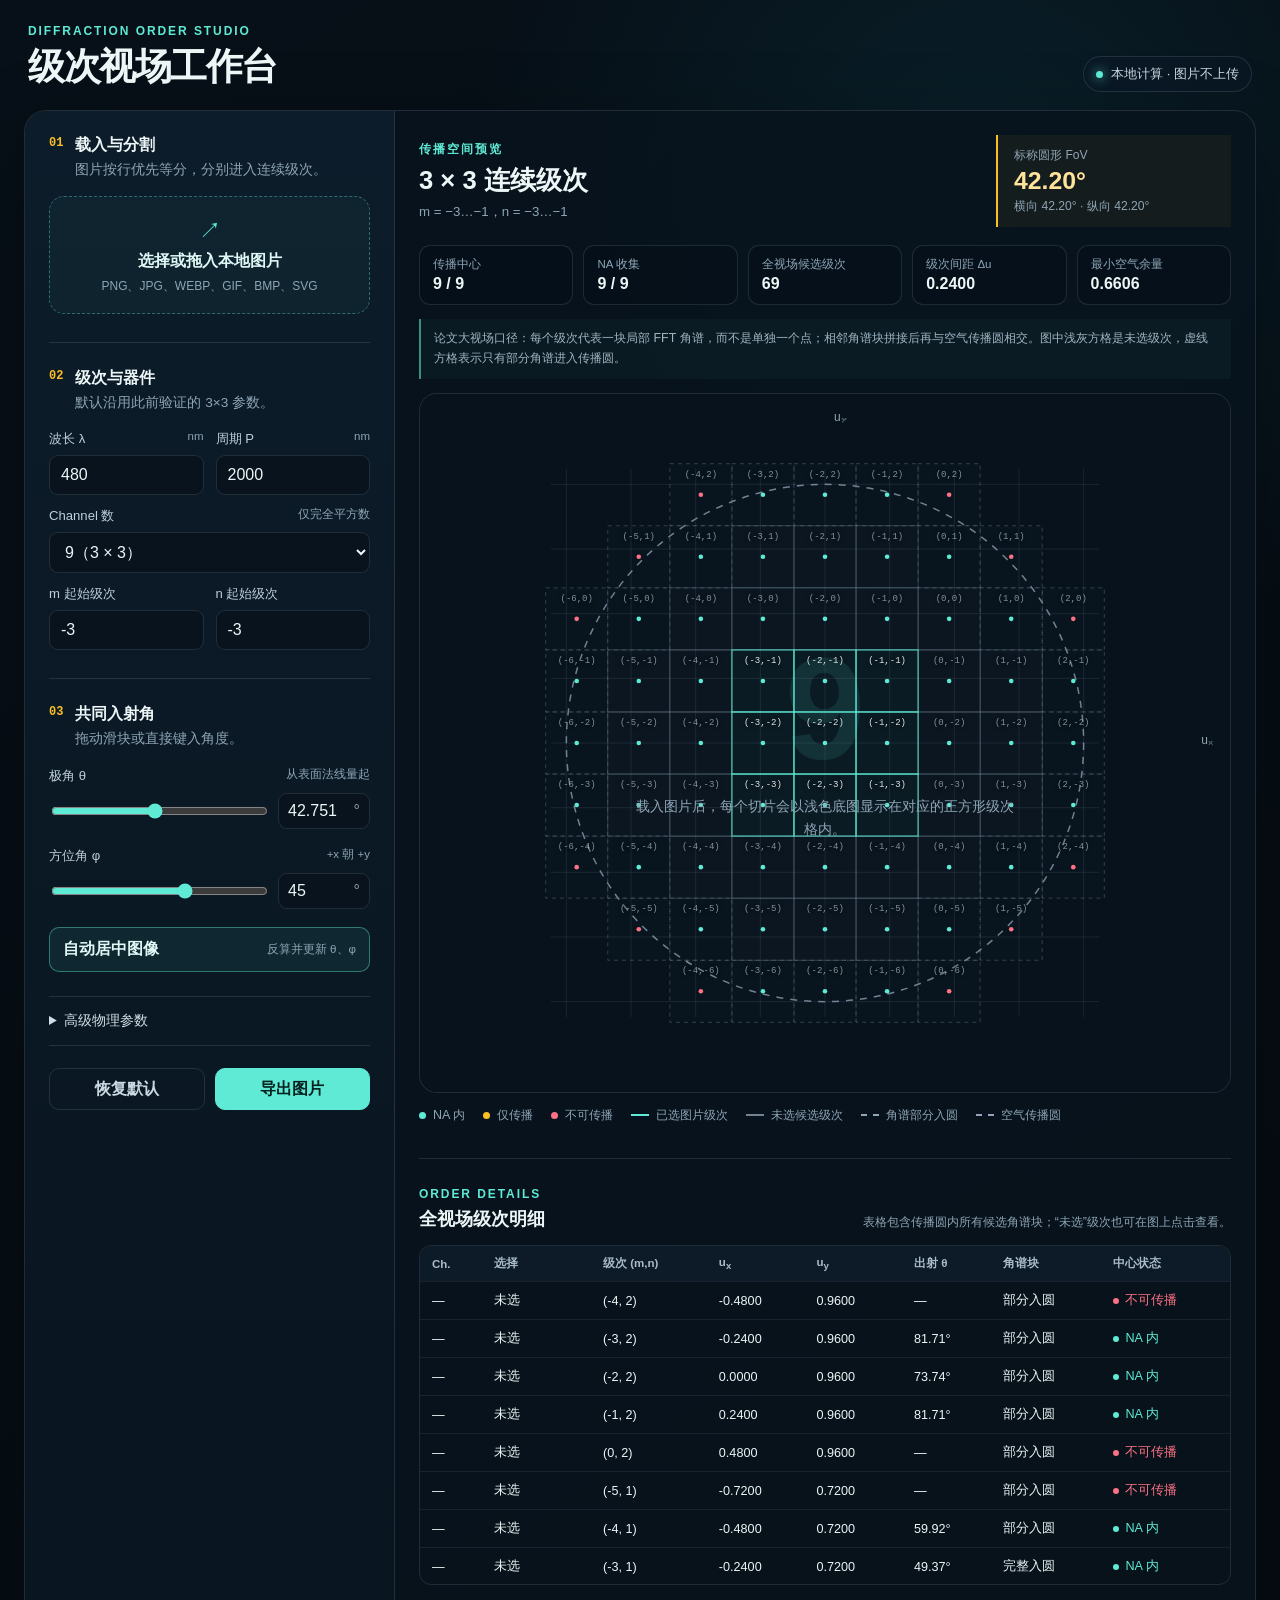
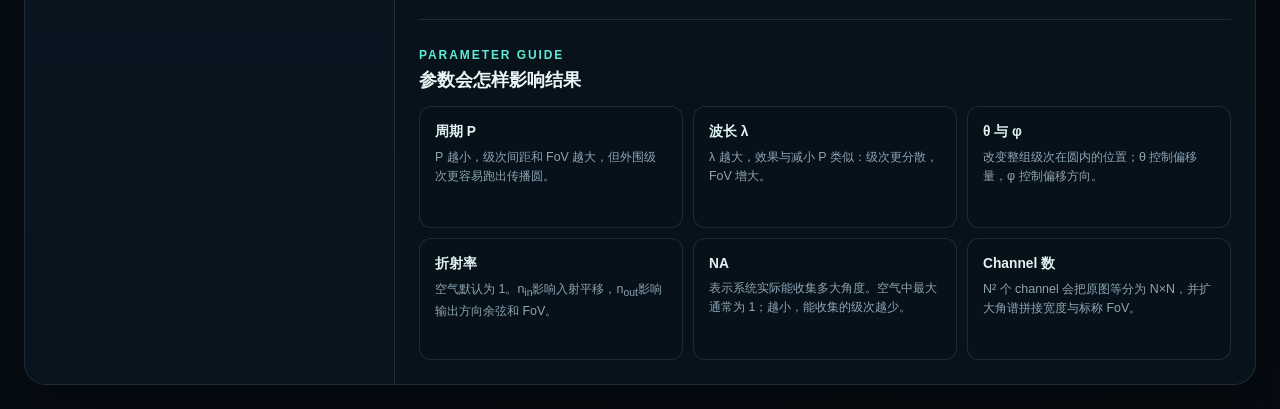
<file: visualization_tools/order_visualizer/index.html>
<!doctype html>
<html lang="zh-CN">
  <head>
    <meta charset="UTF-8" />
    <meta name="viewport" content="width=device-width, initial-scale=1.0" />
    <meta name="description" content="本地衍射级次选择、图片分割与视场可视化工具" />
    <title>级次视场工作台</title>
    <link rel="icon" type="image/svg+xml" href="data:image/svg+xml,%3Csvg xmlns='http://www.w3.org/2000/svg' viewBox='0 0 32 32'%3E%3Crect width='32' height='32' rx='8' fill='%2308131f'/%3E%3Ccircle cx='16' cy='16' r='10' fill='none' stroke='%235eead4' stroke-width='2'/%3E%3Cpath d='M10 10h12v12H10z' fill='none' stroke='%23f8fafc' stroke-width='2'/%3E%3Ccircle cx='16' cy='16' r='2' fill='%23fbbf24'/%3E%3C/svg%3E" />
    <link rel="stylesheet" href="./styles.css" />
  </head>
  <body>
    <main class="app-shell">
      <header class="topbar">
        <div>
          <p class="eyebrow">DIFFRACTION ORDER STUDIO</p>
          <h1>级次视场工作台</h1>
        </div>
        <div class="status-pill"><span></span>本地计算 · 图片不上传</div>
      </header>

      <section class="workspace">
        <aside class="control-panel" aria-label="参数控制区">
          <section class="control-section">
            <div class="panel-heading">
              <span class="step-index">01</span>
              <div><h2>载入与分割</h2><p>图片按行优先等分，分别进入连续级次。</p></div>
            </div>
            <label class="upload-box" id="uploadBox" for="imageInput">
              <input id="imageInput" type="file" accept="image/png,image/jpeg,image/webp,image/gif,image/bmp,image/svg+xml,.png,.jpg,.jpeg,.webp,.gif,.bmp,.svg" />
              <span class="upload-icon" aria-hidden="true">↗</span>
              <strong id="uploadTitle">选择或拖入本地图片</strong>
              <small>PNG、JPG、WEBP、GIF、BMP、SVG</small>
            </label>
            <div class="source-preview" id="sourcePreview" hidden>
              <canvas id="sourceCanvas" aria-label="原图分割预览"></canvas>
              <div><strong id="fileName"></strong><span id="imageSize"></span></div>
            </div>
            <p class="error-message" id="errorMessage" role="alert" aria-live="polite"></p>
          </section>

          <section class="control-section">
            <div class="panel-heading">
              <span class="step-index">02</span>
              <div><h2>级次与器件</h2><p>默认沿用此前验证的 3×3 参数。</p></div>
            </div>
            <div class="field-grid">
              <label class="field"><span>波长 λ <em>nm</em></span><input id="wavelength" type="number" value="480" min="0.01" step="1" /></label>
              <label class="field"><span>周期 P <em>nm</em></span><input id="period" type="number" value="2000" min="0.01" step="10" /></label>
              <label class="field field-wide"><span>Channel 数 <em>仅完全平方数</em></span><select id="channels" aria-label="Channel 数"></select></label>
              <label class="field"><span>m 起始级次</span><input id="mStart" type="number" value="-3" step="1" /></label>
              <label class="field"><span>n 起始级次</span><input id="nStart" type="number" value="-3" step="1" /></label>
            </div>
          </section>

          <section class="control-section">
            <div class="panel-heading compact-heading">
              <span class="step-index">03</span>
              <div><h2>共同入射角</h2><p>拖动滑块或直接键入角度。</p></div>
            </div>
            <div class="angle-control">
              <div class="angle-label"><span>极角 θ</span><small>从表面法线量起</small></div>
              <div class="angle-input-row"><input id="thetaRange" type="range" min="0" max="89.9" step="0.01" value="42.7517" /><div class="number-suffix"><input id="thetaNumber" type="number" min="0" max="89.9" step="0.01" value="42.7517" /><span>°</span></div></div>
            </div>
            <div class="angle-control">
              <div class="angle-label"><span>方位角 φ</span><small>+x 朝 +y</small></div>
              <div class="angle-input-row"><input id="phiRange" type="range" min="-180" max="180" step="0.01" value="45" /><div class="number-suffix"><input id="phiNumber" type="number" min="-180" max="180" step="0.01" value="45" /><span>°</span></div></div>
            </div>
            <button class="center-button" id="centerButton" type="button">
              <span>自动居中图像</span>
              <small>反算并更新 θ、φ</small>
            </button>
          </section>

          <details class="advanced-panel">
            <summary>高级物理参数</summary>
            <div class="field-grid">
              <label class="field"><span>入射折射率 n<sub>in</sub></span><input id="nIn" type="number" value="1" min="0.01" step="0.01" /></label>
              <label class="field"><span>输出折射率 n<sub>out</sub></span><input id="nOut" type="number" value="1" min="0.01" step="0.01" /></label>
              <label class="field field-wide"><span>数值孔径 NA <em>≤ n<sub>out</sub></em></span><input id="na" type="number" value="1" min="0.01" step="0.01" /></label>
              <label class="field field-wide"><span>图片底图透明度 <em id="opacityValue">34%</em></span><input id="imageOpacity" type="range" value="34" min="5" max="85" step="1" /></label>
            </div>
          </details>

          <div class="action-row">
            <button class="button secondary" id="resetButton" type="button">恢复默认</button>
            <button class="button primary" id="exportButton" type="button">导出图片</button>
          </div>
        </aside>

        <section class="visual-panel" aria-label="级次可视化区">
          <div class="visual-header">
            <div><p class="section-kicker">传播空间预览</p><h2 id="gridTitle">3 × 3 连续级次</h2><p class="visual-subtitle" id="orderRange">m = −3…−1，n = −3…−1</p></div>
            <div class="fov-card"><span>标称圆形 FoV</span><strong id="fovValue">42.20°</strong><small id="fovAxis">横向 42.20° · 纵向 42.20°</small></div>
          </div>

          <div class="metrics-row" aria-label="关键计算结果">
            <article><span>传播中心</span><strong id="propagatingMetric">9 / 9</strong></article>
            <article><span>NA 收集</span><strong id="capturedMetric">9 / 9</strong></article>
            <article><span>全视场候选级次</span><strong id="candidateMetric">—</strong></article>
            <article><span>级次间距 Δu</span><strong id="deltaMetric">0.2400</strong></article>
            <article><span>最小空气余量</span><strong id="marginMetric">0.6606</strong></article>
          </div>

          <p class="paper-note">论文大视场口径：每个级次代表一块局部 FFT 角谱，而不是单独一个点；相邻角谱块拼接后再与空气传播圆相交。图中浅灰方格是未选级次，虚线方格表示只有部分角谱进入传播圆。</p>

          <div class="canvas-wrap" id="canvasWrap">
            <canvas id="orderCanvas" aria-label="衍射级次分布图"></canvas>
            <div class="canvas-placeholder" id="canvasPlaceholder"><span>9</span><p>载入图片后，每个切片会以浅色底图显示在对应的正方形级次格内。</p></div>
            <div class="plot-tooltip" id="plotTooltip" hidden></div>
          </div>

          <footer class="legend-bar">
            <span><i class="legend-dot captured"></i>NA 内</span>
            <span><i class="legend-dot propagating"></i>仅传播</span>
            <span><i class="legend-dot evanescent"></i>不可传播</span>
            <span><i class="legend-line square"></i>已选图片级次</span>
            <span><i class="legend-line candidate"></i>未选候选级次</span>
            <span><i class="legend-line partial"></i>角谱部分入圆</span>
            <span><i class="legend-line circle"></i>空气传播圆</span>
          </footer>

          <section class="detail-section">
            <div class="section-title-row"><div><p class="section-kicker">ORDER DETAILS</p><h2>全视场级次明细</h2></div><p>表格包含传播圆内所有候选角谱块；“未选”级次也可在图上点击查看。</p></div>
            <div class="table-wrap">
              <table><thead><tr><th>Ch.</th><th>选择</th><th>级次 (m,n)</th><th>u<sub>x</sub></th><th>u<sub>y</sub></th><th>出射 θ</th><th>角谱块</th><th>中心状态</th></tr></thead><tbody id="orderTableBody"></tbody></table>
            </div>
          </section>

          <section class="parameter-guide">
            <div><p class="section-kicker">PARAMETER GUIDE</p><h2>参数会怎样影响结果</h2></div>
            <div class="guide-grid">
              <article><strong>周期 P</strong><p>P 越小，级次间距和 FoV 越大，但外围级次更容易跑出传播圆。</p></article>
              <article><strong>波长 λ</strong><p>λ 越大，效果与减小 P 类似：级次更分散，FoV 增大。</p></article>
              <article><strong>θ 与 φ</strong><p>改变整组级次在圆内的位置；θ 控制偏移量，φ 控制偏移方向。</p></article>
              <article><strong>折射率</strong><p>空气默认为 1。n<sub>in</sub>影响入射平移，n<sub>out</sub>影响输出方向余弦和 FoV。</p></article>
              <article><strong>NA</strong><p>表示系统实际能收集多大角度。空气中最大通常为 1；越小，能收集的级次越少。</p></article>
              <article><strong>Channel 数</strong><p>N² 个 channel 会把原图等分为 N×N，并扩大角谱拼接宽度与标称 FoV。</p></article>
            </div>
          </section>
        </section>
      </section>
    </main>
    <div class="toast" id="toast" role="status" aria-live="polite"></div>
    <script src="./app.js"></script>
  </body>
</html>
</file>
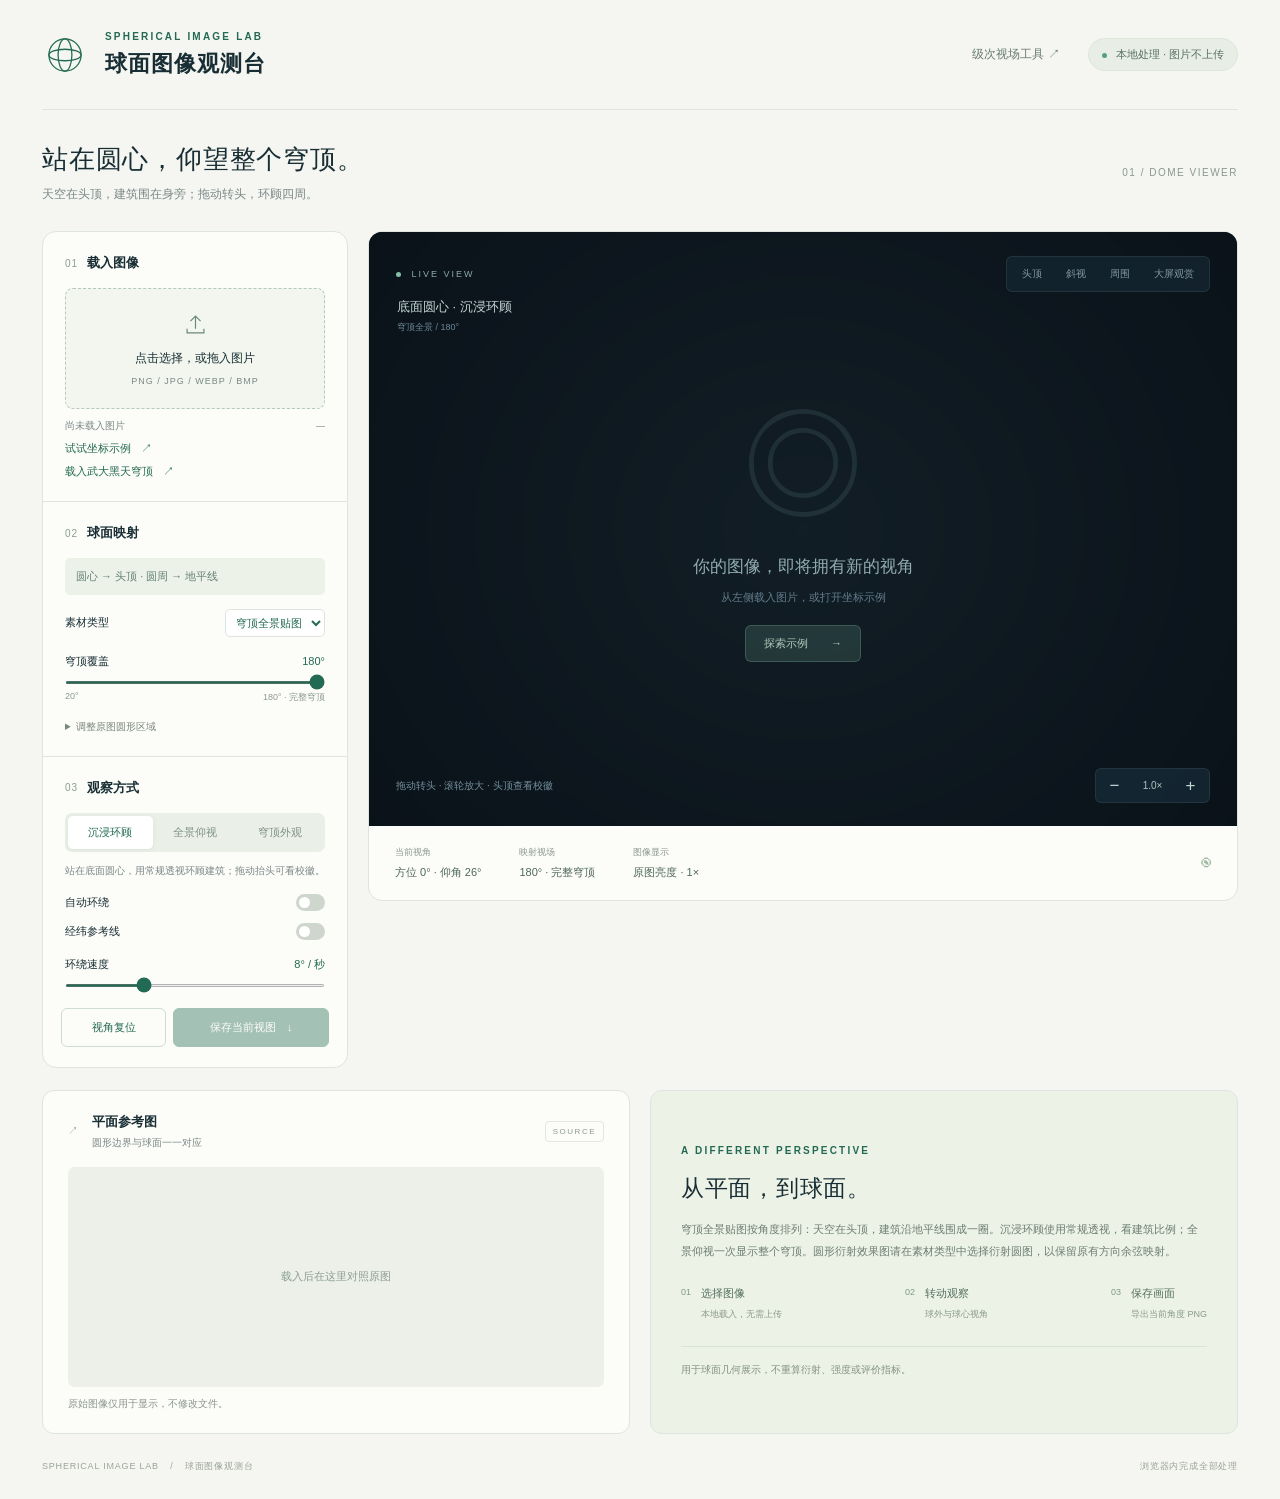
<file: visualization_tools/spherical_viewer/index.html>
<!doctype html>
<html lang="zh-CN">
<head>
  <meta charset="utf-8">
  <meta name="viewport" content="width=device-width, initial-scale=1">
  <meta name="description" content="本地球面图像观测工具：上传平面图，旋转查看球面与球心视角。">
  <title>球面图像观测台</title>
  <link rel="icon" href="data:image/svg+xml,%3Csvg xmlns='http://www.w3.org/2000/svg' viewBox='0 0 40 40'%3E%3Crect width='40' height='40' rx='11' fill='%230e242b'/%3E%3Ccircle cx='20' cy='20' r='13' fill='none' stroke='%238bd4bd' stroke-width='2'/%3E%3Cellipse cx='20' cy='20' rx='6' ry='13' fill='none' stroke='%238bd4bd'/%3E%3Cpath d='M7 20h26' stroke='%238bd4bd'/%3E%3C/svg%3E">
  <link rel="stylesheet" href="styles.css">
  <script src="campus-example.js" defer></script>
  <script src="app.js" defer></script>
</head>
<body>
  <main class="app-shell">
    <header class="topbar">
      <div class="brand">
        <svg class="brand-mark" viewBox="0 0 40 40" aria-hidden="true"><circle cx="20" cy="20" r="14"/><ellipse cx="20" cy="20" rx="6" ry="14"/><ellipse cx="20" cy="20" rx="14" ry="5"/></svg>
        <div><p class="eyebrow">SPHERICAL IMAGE LAB</p><h1>球面图像观测台</h1></div>
      </div>
      <div class="header-right"><a href="../order_visualizer/index.html">级次视场工具 <span aria-hidden="true">↗</span></a><span class="local-badge"><i></i> 本地处理 · 图片不上传</span></div>
    </header>

    <div class="intro"><div><h2>站在圆心，仰望整个穹顶。</h2><p>天空在头顶，建筑围在身旁；拖动转头，环顾四周。</p></div><span class="intro-index">01 / DOME VIEWER</span></div>

    <div class="workspace">
      <aside class="control-panel" aria-label="图像与观察设置">
        <section class="control-section">
          <div class="section-heading"><span class="step">01</span><h3>载入图像</h3></div>
          <label class="upload-box" id="uploadBox" for="imageInput">
            <input type="file" id="imageInput" accept="image/png,image/jpeg,image/webp,image/bmp">
            <svg viewBox="0 0 32 32" aria-hidden="true"><path d="M16 21V6m-6 6 6-6 6 6M6 21v5h20v-5"/></svg>
            <strong>点击选择，或拖入图片</strong><span>PNG / JPG / WEBP / BMP</span>
          </label>
          <div class="file-meta"><span id="fileName">尚未载入图片</span><small id="imageSize">—</small></div>
          <button id="demoButton" class="text-button" type="button">试试坐标示例 <span aria-hidden="true">↗</span></button>
          <button id="campusButton" class="text-button" type="button">载入武大黑天穹顶 <span aria-hidden="true">↗</span></button>
          <p id="errorMessage" class="error-message" role="alert" aria-live="polite"></p>
        </section>

        <section class="control-section">
          <div class="section-heading"><span class="step">02</span><h3>球面映射</h3></div>
          <div id="mappingDescription" class="mapping-note">映射方式待确认</div>
          <label class="projection-field" for="projection">素材类型<select id="projection"><option value="angular">穹顶全景贴图</option><option value="direction">衍射圆图</option></select></label>
          <div class="range-field"><label for="coverage">穹顶覆盖 <output id="coverageValue">180°</output></label><input id="coverage" type="range" min="20" max="180" step="1" value="180"><div class="range-extents"><span>20°</span><span>180° · 完整穹顶</span></div></div>
          <details class="source-settings" id="sourceSettings"><summary>调整原图圆形区域</summary><p>在下方原图上点击圆心，再调整半径。包含标题或边框的图片需要先定位图像圆。</p><div class="number-grid"><label>圆心 X <input id="centerX" type="number" step="0.1" value="0"></label><label>圆心 Y <input id="centerY" type="number" step="0.1" value="0"></label><label class="wide">圆半径 / 像素 <input id="sourceRadius" type="number" min="0.1" step="0.1" value="1"></label></div><button id="fitCircle" class="text-button" type="button">恢复居中内切圆</button></details>
        </section>

        <section class="control-section last-section">
          <div class="section-heading"><span class="step">03</span><h3>观察方式</h3></div>
          <div class="segmented" role="group" aria-label="观察方式"><button id="insideButton" aria-pressed="true" type="button">沉浸环顾</button><button id="overviewButton" aria-pressed="false" type="button">全景仰视</button><button id="outsideButton" aria-pressed="false" type="button">穹顶外观</button></div>
          <p class="view-description" id="viewDescription">绕球面旋转，查看图像的立体展开。</p>
          <label class="toggle-row" for="autoRotate"><span>自动环绕</span><input id="autoRotate" type="checkbox" role="switch"></label>
          <label class="toggle-row" for="showGrid"><span>经纬参考线</span><input id="showGrid" type="checkbox" role="switch"></label>
          <div class="range-field"><label for="rotationSpeed">环绕速度 <output id="speedValue">8° / 秒</output></label><input id="rotationSpeed" type="range" min="1" max="25" step="1" value="8"></div>
        </section>
        <div class="panel-actions"><button class="button" id="resetView" type="button">视角复位</button><button class="button primary" id="exportButton" type="button">保存当前视图 <span aria-hidden="true">↓</span></button></div>
      </aside>

      <section class="viewer-panel" aria-label="球面空间预览">
        <div class="scene" id="scene">
          <canvas id="sceneCanvas" aria-label="可拖动旋转的球面图像，滚轮缩放，方向键转动视角" tabindex="0"></canvas>
          <div class="scene-top"><span class="scene-label"><i></i> LIVE VIEW</span><div class="view-presets"><button id="frontView" type="button" class="active">头顶</button><button id="obliqueView" type="button">斜视</button><button id="sideView" type="button">周围</button><button id="expandView" type="button" aria-pressed="false">大屏观赏</button></div></div>
          <div class="empty-state" id="emptyState"><span class="empty-orbit" aria-hidden="true">◎</span><h3>你的图像，即将拥有新的视角</h3><p>从左侧载入图片，或打开坐标示例</p><button id="emptyDemo" type="button">探索示例 <span aria-hidden="true">→</span></button></div>
          <div class="scene-mode"><span id="modeLabel">底面圆心 · 仰望穹顶</span><small id="projectionLabel">穹顶空间</small></div>
          <div class="scene-bottom"><span id="interactionHint">拖动旋转 <b>·</b> 滚轮缩放 <b>·</b> 方向键微调</span><div class="zoom-buttons"><button id="zoomOut" aria-label="缩小视图" type="button">−</button><span id="zoomValue">1.0×</span><button id="zoomIn" aria-label="放大视图" type="button">+</button></div></div>
          <p id="sceneNotice" class="scene-notice" role="status" hidden></p>
        </div>
        <div class="readout-strip"><div><span>当前视角</span><strong id="viewReadout">方位 0° · 仰角 0°</strong></div><div><span>映射视场</span><strong id="fieldReadout">180°</strong></div><div><span>图像显示</span><strong>原图亮度 · 1×</strong></div><span class="readout-icon" aria-hidden="true">◉</span></div>
      </section>
    </div>

    <section class="reference-row">
      <article class="source-card"><div class="reference-title"><span class="step">↗</span><div><h3>平面参考图</h3><p>圆形边界与球面一一对应</p></div><span class="mini-tag">SOURCE</span></div><div class="source-stage"><canvas id="sourceCanvas" aria-label="原图与圆形映射区域，点击可设定圆心"></canvas><p id="sourcePlaceholder">载入后在这里对照原图</p></div><p class="source-caption" id="sourceCaption">原始图像仅用于显示，不修改文件。</p></article>
      <article class="guide-card"><span class="eyebrow">A DIFFERENT PERSPECTIVE</span><h3>从平面，到球面。</h3><p id="mappingHelp">确认映射方式后，这里会显示图像与球面方向的对应关系。</p><div class="guide-steps"><div><span>01</span><p>选择图像<br><small>本地载入，无需上传</small></p></div><div><span>02</span><p>转动观察<br><small>球外与球心视角</small></p></div><div><span>03</span><p>保存画面<br><small>导出当前角度 PNG</small></p></div></div><div class="scope-note">用于球面几何展示，不重算衍射、强度或评价指标。</div></article>
    </section>
    <footer><span>SPHERICAL IMAGE LAB <b> / </b> 球面图像观测台</span><span>浏览器内完成全部处理</span></footer>
  </main>
</body>
</html>
</file>
<file: visualization_tools/order_visualizer/styles.css>
:root {
  color-scheme: dark;
  --bg: #071018;
  --panel: #0b1723;
  --panel-strong: #0d1c2a;
  --line: rgba(148, 163, 184, 0.18);
  --text: #edf6f6;
  --muted: #8ea5b5;
  --teal: #5eead4;
  --amber: #fbbf24;
  --danger: #fb7185;
  font-family: Inter, "Segoe UI", "Microsoft YaHei", sans-serif;
}

* { box-sizing: border-box; }
html { scroll-behavior: smooth; }
body {
  margin: 0;
  min-width: 320px;
  min-height: 100vh;
  background:
    radial-gradient(circle at 77% 9%, rgba(18, 92, 110, 0.22), transparent 32rem),
    linear-gradient(145deg, #071018 0%, #050b11 100%);
  color: var(--text);
}
button, input, select { font: inherit; }
[hidden] { display: none !important; }

.app-shell { min-height: 100vh; padding: 24px; }
.topbar {
  max-width: 1560px;
  margin: 0 auto 18px;
  display: flex;
  justify-content: space-between;
  align-items: end;
  padding: 0 4px;
}
.eyebrow, .section-kicker {
  margin: 0 0 5px;
  color: var(--teal);
  font-size: 0.75rem;
  font-weight: 700;
  letter-spacing: 0.16em;
}
h1, h2, p { margin-top: 0; }
h1 { margin-bottom: 0; font-size: clamp(1.6rem, 3vw, 2.3rem); letter-spacing: -0.04em; }
h2 { margin-bottom: 4px; font-size: 1rem; }
.status-pill {
  display: inline-flex;
  align-items: center;
  gap: 8px;
  padding: 8px 12px;
  border: 1px solid var(--line);
  border-radius: 999px;
  color: #c7d8df;
  font-size: 0.82rem;
  background: rgba(10, 24, 36, 0.78);
}
.status-pill span { width: 7px; height: 7px; border-radius: 50%; background: var(--teal); box-shadow: 0 0 12px var(--teal); }

.workspace {
  max-width: 1560px;
  margin: 0 auto;
  display: grid;
  grid-template-columns: minmax(310px, 370px) minmax(0, 1fr);
  border: 1px solid var(--line);
  border-radius: 22px;
  overflow: hidden;
  background: rgba(8, 19, 29, 0.9);
  box-shadow: 0 24px 80px rgba(0, 0, 0, 0.32);
}
.control-panel {
  padding: 24px;
  border-right: 1px solid var(--line);
  background: linear-gradient(180deg, rgba(13, 28, 42, 0.97), rgba(8, 19, 29, 0.97));
}
.control-section + .control-section { margin-top: 28px; padding-top: 25px; border-top: 1px solid var(--line); }
.panel-heading { display: flex; gap: 12px; align-items: flex-start; }
.panel-heading p { margin-bottom: 0; color: var(--muted); font-size: 0.85rem; line-height: 1.5; }
.step-index { color: var(--amber); font: 700 0.75rem/1.4 ui-monospace, SFMono-Regular, Consolas, monospace; }
.compact-heading { margin-bottom: 2px; }

.upload-box {
  margin-top: 16px;
  min-height: 118px;
  border: 1px dashed rgba(94, 234, 212, 0.38);
  border-radius: 15px;
  display: flex;
  flex-direction: column;
  align-items: center;
  justify-content: center;
  gap: 6px;
  cursor: pointer;
  color: #dff8f5;
  background: rgba(94, 234, 212, 0.035);
  transition: border-color 160ms ease, background 160ms ease, transform 160ms ease;
}
.upload-box:hover, .upload-box.dragging { border-color: var(--teal); background: rgba(94, 234, 212, 0.08); transform: translateY(-1px); }
.upload-box input { position: absolute; width: 1px; height: 1px; opacity: 0; }
.upload-icon { color: var(--teal); font-size: 1.35rem; }
.upload-box small { color: var(--muted); font-size: 0.75rem; }
.source-preview { margin-top: 12px; display: grid; grid-template-columns: 76px 1fr; align-items: center; gap: 12px; }
.source-preview canvas { width: 76px; height: 76px; object-fit: contain; border: 1px solid var(--line); border-radius: 9px; background: #061019; }
.source-preview strong, .source-preview span { display: block; overflow: hidden; text-overflow: ellipsis; white-space: nowrap; }
.source-preview strong { font-size: 0.82rem; }
.source-preview span { margin-top: 5px; color: var(--muted); font-size: 0.74rem; }
.error-message { min-height: 0; margin: 9px 0 0; color: var(--danger); font-size: 0.78rem; line-height: 1.45; }
.error-message:empty { display: none; }

.field-grid { display: grid; grid-template-columns: 1fr 1fr; gap: 12px; margin-top: 16px; }
.field-wide { grid-column: 1 / -1; }
.field span, .angle-label { display: flex; justify-content: space-between; gap: 8px; color: #bed0da; font-size: 0.82rem; }
.field em, .angle-label small { color: var(--muted); font-style: normal; font-size: 0.72rem; }
.field input:not([type="range"]), .field select, .number-suffix {
  width: 100%;
  margin-top: 7px;
  border: 1px solid var(--line);
  border-radius: 9px;
  outline: none;
  background: #08131e;
  color: var(--text);
}
.field input:not([type="range"]), .field select { padding: 10px 11px; }
.field select { cursor: pointer; }
.field input:focus, .field select:focus, .number-suffix:focus-within { border-color: var(--teal); box-shadow: 0 0 0 3px rgba(94, 234, 212, 0.08); }
.field input.invalid, .field select.invalid { border-color: var(--danger); }

.angle-control { margin-top: 18px; }
.angle-input-row { display: grid; grid-template-columns: 1fr 92px; align-items: center; gap: 12px; margin-top: 8px; }
input[type="range"] { width: 100%; accent-color: var(--teal); cursor: pointer; }
.number-suffix { display: flex; align-items: center; margin-top: 0; }
.number-suffix input { min-width: 0; width: 100%; padding: 8px 2px 8px 9px; border: 0; outline: 0; background: transparent; color: var(--text); font-variant-numeric: tabular-nums; }
.number-suffix span { padding-right: 9px; color: var(--muted); }
.center-button {
  width: 100%;
  margin-top: 18px;
  padding: 11px 13px;
  display: flex;
  align-items: center;
  justify-content: space-between;
  gap: 12px;
  border: 1px solid rgba(94, 234, 212, 0.42);
  border-radius: 10px;
  background: rgba(94, 234, 212, 0.07);
  color: #dff8f5;
  cursor: pointer;
  transition: border-color 150ms ease, background 150ms ease, transform 150ms ease;
}
.center-button:hover { border-color: var(--teal); background: rgba(94, 234, 212, 0.12); transform: translateY(-1px); }
.center-button:focus-visible { outline: 3px solid rgba(94, 234, 212, 0.24); outline-offset: 2px; }
.center-button span { font-weight: 700; }
.center-button small { color: var(--muted); font-size: 0.72rem; }

.advanced-panel { margin-top: 24px; border-top: 1px solid var(--line); border-bottom: 1px solid var(--line); }
.advanced-panel summary { padding: 15px 0; cursor: pointer; color: #cfdee5; font-size: 0.86rem; }
.advanced-panel[open] { padding-bottom: 17px; }
.advanced-panel[open] summary { color: var(--teal); }
.action-row { display: grid; grid-template-columns: 1fr 1fr; gap: 10px; margin-top: 22px; }
.button { min-height: 42px; border-radius: 10px; border: 1px solid var(--line); cursor: pointer; font-weight: 700; transition: transform 150ms ease, border-color 150ms ease; }
.button:hover { transform: translateY(-1px); }
.button.secondary { background: transparent; color: #c9dae2; }
.button.primary { border-color: var(--teal); background: var(--teal); color: #05201e; }

.visual-panel { min-width: 0; padding: 24px; }
.visual-header { display: flex; justify-content: space-between; align-items: center; gap: 20px; }
.visual-header h2 { margin: 0; font-size: clamp(1.2rem, 2vw, 1.7rem); }
.visual-subtitle { margin: 5px 0 0; color: var(--muted); font-size: 0.83rem; }
.fov-card { min-width: 235px; padding: 12px 16px; border-left: 2px solid var(--amber); background: rgba(251, 191, 36, 0.05); }
.fov-card span, .fov-card small { display: block; color: var(--muted); font-size: 0.76rem; }
.fov-card strong { display: block; margin: 3px 0; color: #ffe39a; font-size: 1.55rem; font-variant-numeric: tabular-nums; }

.metrics-row { display: grid; grid-template-columns: repeat(5, 1fr); gap: 10px; margin-top: 18px; }
.metrics-row article { padding: 11px 13px; border: 1px solid var(--line); border-radius: 11px; background: rgba(6, 16, 25, 0.62); }
.metrics-row span { display: block; color: var(--muted); font-size: 0.72rem; }
.metrics-row strong { display: block; margin-top: 3px; font-size: 1rem; font-variant-numeric: tabular-nums; }
.paper-note { margin: 14px 0 0; padding: 10px 13px; border-left: 2px solid rgba(94, 234, 212, 0.56); background: rgba(94, 234, 212, 0.035); color: #9fb5c1; font-size: 0.78rem; line-height: 1.6; }

.canvas-wrap {
  position: relative;
  height: min(66vw, 700px);
  min-height: 500px;
  margin-top: 14px;
  border: 1px solid var(--line);
  border-radius: 18px;
  overflow: hidden;
  background:
    linear-gradient(rgba(148,163,184,0.04) 1px, transparent 1px),
    linear-gradient(90deg, rgba(148,163,184,0.04) 1px, transparent 1px),
    #07121c;
  background-size: 28px 28px;
}
#orderCanvas { width: 100%; height: 100%; display: block; cursor: crosshair; }
.canvas-placeholder { position: absolute; inset: 0; display: grid; place-content: center; text-align: center; pointer-events: none; }
.canvas-placeholder span { color: rgba(94, 234, 212, 0.11); font-size: 9rem; font-weight: 800; line-height: 0.9; }
.canvas-placeholder p { max-width: 380px; margin: 20px auto 0; color: var(--muted); line-height: 1.6; font-size: 0.9rem; }
.plot-tooltip { position: absolute; z-index: 4; max-width: 210px; padding: 9px 11px; border: 1px solid var(--line); border-radius: 9px; background: rgba(3, 10, 16, 0.94); box-shadow: 0 12px 28px rgba(0,0,0,.35); pointer-events: none; color: #dceaf0; font-size: 0.76rem; line-height: 1.5; }
.plot-tooltip strong { color: var(--teal); }

.legend-bar { display: flex; flex-wrap: wrap; gap: 18px; padding-top: 14px; color: var(--muted); font-size: 0.78rem; }
.legend-bar span { display: inline-flex; align-items: center; gap: 7px; }
.legend-dot { width: 7px; height: 7px; border-radius: 50%; }
.legend-dot.captured { background: var(--teal); }
.legend-dot.propagating { background: var(--amber); }
.legend-dot.evanescent { background: var(--danger); }
.legend-line { width: 18px; border-top: 2px solid var(--teal); }
.legend-line.candidate { border-color: #718393; }
.legend-line.partial { border-top-style: dashed; border-color: #8ea5b5; }
.legend-line.circle { border-top-style: dashed; border-color: #94a3b8; }

.detail-section, .parameter-guide { margin-top: 34px; padding-top: 28px; border-top: 1px solid var(--line); }
.section-title-row { display: flex; align-items: end; justify-content: space-between; gap: 20px; }
.section-title-row h2, .parameter-guide h2 { margin: 0; font-size: 1.15rem; }
.section-title-row > p { margin: 0; color: var(--muted); font-size: 0.78rem; }
.table-wrap { margin-top: 14px; max-height: 340px; overflow: auto; border: 1px solid var(--line); border-radius: 12px; }
table { width: 100%; border-collapse: collapse; font-size: 0.79rem; font-variant-numeric: tabular-nums; }
th, td { padding: 10px 12px; border-bottom: 1px solid rgba(148,163,184,.11); text-align: left; white-space: nowrap; }
th { position: sticky; top: 0; z-index: 1; background: #0d1b28; color: #a9bcc7; font-size: 0.72rem; font-weight: 600; }
tbody tr { cursor: pointer; transition: background 130ms ease; }
tbody tr:hover, tbody tr.selected { background: rgba(94,234,212,.07); }
.status { display: inline-flex; align-items: center; gap: 6px; }
.status::before { content: ""; width: 6px; height: 6px; border-radius: 50%; background: currentColor; }
.status.captured { color: var(--teal); }
.status.propagating { color: var(--amber); }
.status.evanescent { color: var(--danger); }

.guide-grid { display: grid; grid-template-columns: repeat(3, 1fr); gap: 10px; margin-top: 14px; }
.guide-grid article { min-height: 122px; padding: 15px; border: 1px solid var(--line); border-radius: 12px; background: rgba(6,16,25,.5); }
.guide-grid strong { color: #dff4f3; font-size: 0.86rem; }
.guide-grid p { margin: 7px 0 0; color: var(--muted); font-size: 0.78rem; line-height: 1.55; }

.toast { position: fixed; left: 50%; bottom: 24px; z-index: 20; transform: translate(-50%, 20px); padding: 10px 14px; border: 1px solid var(--line); border-radius: 10px; opacity: 0; pointer-events: none; background: #0d1b28; color: var(--text); box-shadow: 0 16px 40px rgba(0,0,0,.35); transition: opacity 180ms ease, transform 180ms ease; font-size: 0.82rem; }
.toast.visible { opacity: 1; transform: translate(-50%, 0); }

@media (max-width: 1060px) {
  .workspace { grid-template-columns: minmax(290px, 330px) minmax(0, 1fr); }
  .metrics-row { grid-template-columns: 1fr 1fr; }
  .guide-grid { grid-template-columns: 1fr 1fr; }
}
@media (max-width: 820px) {
  .app-shell { padding: 14px; }
  .topbar { align-items: flex-start; gap: 16px; }
  .status-pill { display: none; }
  .workspace { grid-template-columns: 1fr; }
  .control-panel { border-right: 0; border-bottom: 1px solid var(--line); }
  .canvas-wrap { height: 72vw; min-height: 440px; }
}
@media (max-width: 560px) {
  .field-grid, .guide-grid { grid-template-columns: 1fr; }
  .field-wide { grid-column: auto; }
  .visual-header, .section-title-row { align-items: flex-start; flex-direction: column; }
  .fov-card { width: 100%; }
  .metrics-row { grid-template-columns: 1fr 1fr; }
  .canvas-wrap { min-height: 380px; }
  .visual-panel, .control-panel { padding: 18px; }
}
</file>
<file: visualization_tools/spherical_viewer/styles.css>
:root { color-scheme: light; --ink:#182e34; --muted:#7b8788; --line:#dee4df; --green:#236a54; --mint:#dcece3; --paper:#f5f6f1; }
* { box-sizing:border-box; }
body { margin:0; background:var(--paper); color:var(--ink); font-family:"Segoe UI","Microsoft YaHei",sans-serif; font-size:14px; }
button,input { font:inherit; }
button,a,input,summary { -webkit-tap-highlight-color:transparent; }
button { cursor:pointer; }
button:focus-visible,a:focus-visible,input:focus-visible,summary:focus-visible,canvas:focus-visible { outline:2px solid #439b7e; outline-offset:4px; }
button:disabled { opacity:.4; cursor:not-allowed; }
.app-shell { max-width:1600px; margin:auto; padding:0 42px; }
.topbar { min-height:110px; display:flex; justify-content:space-between; align-items:center; border-bottom:1px solid var(--line); gap:20px; }
.brand { display:flex; align-items:center; gap:17px; }
.brand-mark { width:46px; height:46px; fill:none; stroke:var(--green); stroke-width:1.1; }
.eyebrow { font-size:10px; letter-spacing:2.2px; font-weight:600; margin:0 0 7px; color:var(--green); }
h1 { font-size:22px; font-weight:600; letter-spacing:1px; margin:0; }
.header-right { display:flex; align-items:center; gap:28px; }
.header-right a { font-size:12px; text-decoration:none; color:#687b73; }
.header-right a:hover { color:var(--green); }
.local-badge { background:#e8eee6; border:1px solid #dce6db; border-radius:30px; padding:8px 13px; font-size:11px; color:#586f62; white-space:nowrap; }
.local-badge i,.scene-label i { display:inline-block; width:5px; height:5px; background:#56a17a; border-radius:100%; margin-right:6px; vertical-align:middle; }
.intro { display:flex; justify-content:space-between; align-items:center; padding:32px 0 28px; }
.intro h2 { font-size:26px; font-weight:500; margin:0 0 9px; letter-spacing:.8px; }
.intro p { margin:0; font-size:12px; color:var(--muted); }
.intro-index { font-size:10px; color:#8a9890; letter-spacing:1.5px; }
.workspace { display:grid; grid-template-columns:306px minmax(0,1fr); gap:20px; align-items:start; }
.control-panel { background:#fcfcf8; border:1px solid var(--line); border-radius:14px; overflow:hidden; }
.control-section { padding:22px; border-bottom:1px solid var(--line); }
.section-heading { display:flex; align-items:center; gap:9px; margin-bottom:16px; }
.step { font-size:10px; color:#8b9e91; letter-spacing:1px; }
h3 { font-size:13px; font-weight:600; margin:0; }
.upload-box { position:relative; display:flex; flex-direction:column; align-items:center; justify-content:center; gap:9px; padding:22px 8px; background:#f2f6ef; border:1px dashed #b6c8b9; border-radius:8px; cursor:pointer; transition:background .15s,border-color .15s; }
.upload-box:hover,.upload-box.drag-over { background:#e4eee3; border-color:var(--green); }
.upload-box input { position:absolute; width:1px; height:1px; opacity:0; }
.upload-box:focus-within { outline:2px solid var(--green); }
.upload-box svg { width:27px; height:27px; stroke:#6a8977; stroke-width:1.4; fill:none; margin-bottom:3px; }
.upload-box strong { font-size:12px; font-weight:500; }
.upload-box span { font-size:9px; letter-spacing:1px; color:var(--muted); }
.file-meta { display:flex; align-items:center; justify-content:space-between; gap:8px; margin-top:10px; color:var(--muted); font-size:10px; }
.file-meta>span { overflow:hidden; text-overflow:ellipsis; white-space:nowrap; }
.file-meta small { white-space:nowrap; font-size:9px; }
.text-button { display:block; background:none; border:0; color:var(--green); font-size:11px; padding:8px 0 0; text-align:left; }
.text-button:hover { text-decoration:underline; }
.text-button span { margin-left:7px; }
.error-message { margin:8px 0 0; font-size:11px; color:#b05038; line-height:1.6; }
.error-message:empty { display:none; }
.mapping-note { font-size:11px; color:#648173; padding:9px 11px; border-radius:5px; background:#edf2e9; line-height:1.7; }
.projection-field { display:flex; justify-content:space-between; align-items:center; gap:8px; margin-top:14px; font-size:11px; }
.projection-field select { min-width:0; padding:6px; background:white; border:1px solid var(--line); border-radius:5px; font:inherit; color:var(--green); }
.range-field { margin-top:17px; }
.range-field label { display:flex; justify-content:space-between; align-items:center; font-size:11px; }
output { color:var(--green); font-size:11px; font-variant-numeric:tabular-nums; }
input[type="range"] { width:100%; margin:12px 0 4px; height:3px; accent-color:var(--green); cursor:pointer; }
.range-extents { display:flex; justify-content:space-between; font-size:9px; color:#8c9991; margin-top:3px; }
.source-settings { margin-top:16px; }
summary { cursor:pointer; font-size:10px; color:#79877c; }
.source-settings p { font-size:10px; color:var(--muted); line-height:1.8; }
.number-grid { display:grid; grid-template-columns:1fr 1fr; gap:8px; }
.number-grid label { font-size:10px; color:var(--muted); }
.number-grid input { display:block; min-width:0; width:100%; padding:7px; border:1px solid var(--line); border-radius:5px; background:white; margin-top:5px; font-size:11px; }
.wide { grid-column:1/-1; }
.segmented { display:flex; background:#eaf0e8; padding:3px; border-radius:7px; }
.segmented button { flex:1; background:none; border:0; border-radius:5px; padding:9px 0; font-size:11px; color:#819185; }
.segmented button[aria-pressed="true"] { background:#fff; color:var(--green); box-shadow:0 1px 5px #29493712; }
.view-description { font-size:10px; color:var(--muted); line-height:1.8; min-height:18px; margin:10px 0 14px; }
.toggle-row { display:flex; justify-content:space-between; align-items:center; font-size:11px; margin-top:12px; cursor:pointer; }
input[role="switch"] { appearance:none; position:relative; margin:0; width:29px; height:17px; border-radius:20px; background:#ced6ce; cursor:pointer; transition:background .2s; }
input[role="switch"]::before { content:""; width:11px; height:11px; border-radius:50%; background:#fff; position:absolute; top:3px; left:3px; transition:transform .2s; }
input[role="switch"]:checked { background:var(--green); }
input[role="switch"]:checked::before { transform:translateX(12px); }
.last-section { border:0; padding-bottom:17px; }
.panel-actions { display:flex; gap:7px; padding:0 18px 20px; }
.button { border:1px solid #cfdcd1; background:transparent; color:var(--green); font-size:11px; padding:11px 13px; border-radius:6px; flex:1; white-space:nowrap; }
.button:hover { background:#eaf0e7; }
.button.primary { background:var(--green); border-color:var(--green); color:#fff; flex:1.65; }
.button.primary:hover { background:#1d5946; }
.button.primary span { margin-left:8px; }
.viewer-panel { min-width:0; border-radius:14px; overflow:hidden; background:#fcfcf8; border:1px solid var(--line); }
.scene { height:clamp(380px,calc(100vh - 306px),700px); position:relative; background:#0e1b24; color:#c2d3d8; overflow:hidden; }
.scene.expanded { position:fixed; inset:0; width:100vw; height:100dvh; z-index:50; }
body:has(.scene.expanded) { overflow:hidden; }
#sceneCanvas { display:block; width:100%; height:100%; touch-action:none; cursor:grab; outline-offset:-4px; }
#sceneCanvas.dragging { cursor:grabbing; }
.scene-top { position:absolute; top:24px; left:27px; right:27px; display:flex; align-items:center; justify-content:space-between; pointer-events:none; }
.scene-label { font-size:9px; letter-spacing:2px; color:#8dabae; }
.scene-label i { background:#83bea8; }
.view-presets { display:flex; background:#162834b3; border:1px solid #a2bab21c; border-radius:6px; padding:3px; pointer-events:auto; }
.view-presets button { border:0; color:#859aa5; background:transparent; font-size:10px; padding:7px 12px; border-radius:3px; }
.view-presets button:hover,.view-presets button.active { color:#d7e9dd; background:#84c4ab21; }
.scene-mode { position:absolute; top:66px; left:28px; display:flex; flex-direction:column; gap:5px; pointer-events:none; }
.scene-mode span { font-size:13px; color:#c4d6d7; }
.scene-mode small { font-size:9px; color:#6a8999; }
.scene-bottom { position:absolute; bottom:23px; left:27px; right:27px; display:flex; justify-content:space-between; align-items:center; gap:12px; pointer-events:none; }
.scene-bottom>span { font-size:10px; color:#74909d; }
.scene-bottom b { padding:0 7px; font-weight:400; }
.zoom-buttons { display:flex; align-items:center; gap:10px; background:#162834d9; border:1px solid #a2bab21c; border-radius:6px; padding:4px 6px; pointer-events:auto; }
.zoom-buttons button { color:#c1d7d2; border:0; background:none; width:25px; height:25px; font-size:17px; }
.zoom-buttons span { font-size:10px; color:#b1c5c4; min-width:31px; text-align:center; }
.empty-state { position:absolute; inset:0; display:flex; align-items:center; justify-content:center; flex-direction:column; pointer-events:none; }
.empty-state[hidden] { display:none; }
.empty-orbit { font-size:120px; color:#709b9829; font-family:Georgia,serif; line-height:1.15; margin-bottom:20px; }
.empty-state h3 { font-size:17px; font-weight:400; color:#91acae; }
.empty-state p { color:#637d8d; font-size:11px; margin:12px 0 20px; }
.empty-state button { pointer-events:auto; background:#74af9633; border:1px solid #87b89d44; color:#b0cbbd; padding:10px 18px; border-radius:6px; font-size:11px; }
.empty-state button span { margin-left:20px; }
.scene-notice { position:absolute; bottom:69px; left:50%; transform:translateX(-50%); max-width:85%; background:#162834eb; border:1px solid #a2bab22b; color:#a6c3c3; border-radius:7px; padding:12px 17px; text-align:center; font-size:11px; line-height:1.7; }
.readout-strip { display:flex; align-items:center; gap:38px; padding:18px 26px; height:74px; }
.readout-strip>div { display:flex; flex-direction:column; gap:6px; }
.readout-strip>div span { font-size:9px; color:#8d9890; }
.readout-strip strong { font-size:11px; font-weight:500; color:#4e6759; font-variant-numeric:tabular-nums; }
.readout-icon { margin-left:auto; font-size:22px; color:#9db9a4; }
.reference-row { display:grid; grid-template-columns:1fr 1fr; gap:20px; margin-top:22px; }
.source-card,.guide-card { background:#fcfcf8; border:1px solid var(--line); border-radius:12px; padding:22px 25px; }
.reference-title { display:flex; gap:13px; align-items:center; }
.reference-title p { margin:5px 0 0; font-size:10px; color:var(--muted); }
.mini-tag { margin-left:auto; font-size:8px; letter-spacing:1.5px; color:#8d9c92; border:1px solid #e2e7df; border-radius:4px; padding:5px 7px; }
.source-stage { position:relative; margin:17px 0 0; background:#ecf0e8; height:220px; border-radius:7px; display:flex; align-items:center; justify-content:center; overflow:hidden; }
#sourceCanvas { display:block; width:100%; height:100%; cursor:crosshair; }
.source-stage>p { position:absolute; font-size:11px; color:#8d9e91; pointer-events:none; }
.source-caption { font-size:10px; color:#8b968d; margin:10px 0 0; }
.guide-card { padding:30px; background:#edf2e7; display:flex; flex-direction:column; justify-content:center; }
.guide-card h3 { font-size:23px; font-weight:500; letter-spacing:.7px; margin:10px 0 14px; }
.guide-card>p { max-width:520px; font-size:11px; line-height:2; color:#6b7e71; margin:0; }
.guide-steps { display:flex; justify-content:space-between; gap:16px; margin:22px 0; }
.guide-steps>div { display:flex; align-items:start; gap:10px; }
.guide-steps>div>span { font-size:9px; color:#7d9a84; padding-top:3px; }
.guide-steps p { font-size:11px; margin:0; color:#536f5c; line-height:1.8; }
.guide-steps small { font-size:9px; color:#8a9a88; }
.scope-note { border-top:1px solid #d9e3d5; padding-top:14px; font-size:10px; color:#82917f; line-height:1.7; }
footer { display:flex; justify-content:space-between; padding:26px 0; color:#9aa399; font-size:9px; letter-spacing:.8px; }
footer b { font-weight:400; padding:0 8px; }
@media (max-width:1100px) { .app-shell { padding:0 22px; } .workspace { grid-template-columns:285px minmax(0,1fr); gap:15px; } .control-section { padding:19px; } .readout-strip { gap:20px; padding:18px; } .scene-bottom>span { max-width:180px; line-height:1.8; } .guide-steps { gap:12px; } .guide-steps>div { gap:6px; } .intro-index { display:none; } }
@media (max-width:780px) { .topbar { min-height:90px; } .header-right a { display:none; } .header-right { gap:0; } .local-badge { font-size:9px; padding:7px 9px; } .brand { gap:10px; } .brand-mark { width:35px; } h1 { font-size:18px; } .eyebrow { font-size:8px; } .intro { padding:25px 0; } .intro h2 { font-size:22px; } .workspace { grid-template-columns:1fr; } .viewer-panel { grid-row:1; } .scene { height:460px; } .control-panel { display:grid; grid-template-columns:1fr 1fr; } .control-section { border-bottom:0; } .control-section:first-child { grid-row:span 2; border-right:1px solid var(--line); } .last-section { grid-column:2; border-top:1px solid var(--line); } .panel-actions { grid-column:1/-1; padding:15px 19px; border-top:1px solid var(--line); } .reference-row { grid-template-columns:1fr; } .readout-strip { gap:24px; } .scene-top,.scene-bottom { left:20px; right:20px; } .scene-mode { left:20px; } }
@media (max-width:450px) { .app-shell { padding:0 12px; } .local-badge { font-size:0; background:transparent; border:0; padding:0; } .local-badge i { width:7px; height:7px; } .intro h2 { font-size:20px; } .scene { height:420px; } .scene-top { top:18px; } .view-presets button { padding:7px 9px; } .control-panel { display:block; } .control-section:first-child { border-right:0; } .control-section { border-bottom:1px solid var(--line); } .last-section { border-top:0; } .readout-strip { gap:14px; padding:15px; } .readout-strip strong { font-size:10px; } .readout-icon { display:none; } .source-card,.guide-card { padding:20px; } .guide-steps { flex-wrap:wrap; } footer>span:last-child { display:none; } }
@media (prefers-reduced-motion:reduce) { * { transition:none !important; } }
</file>
